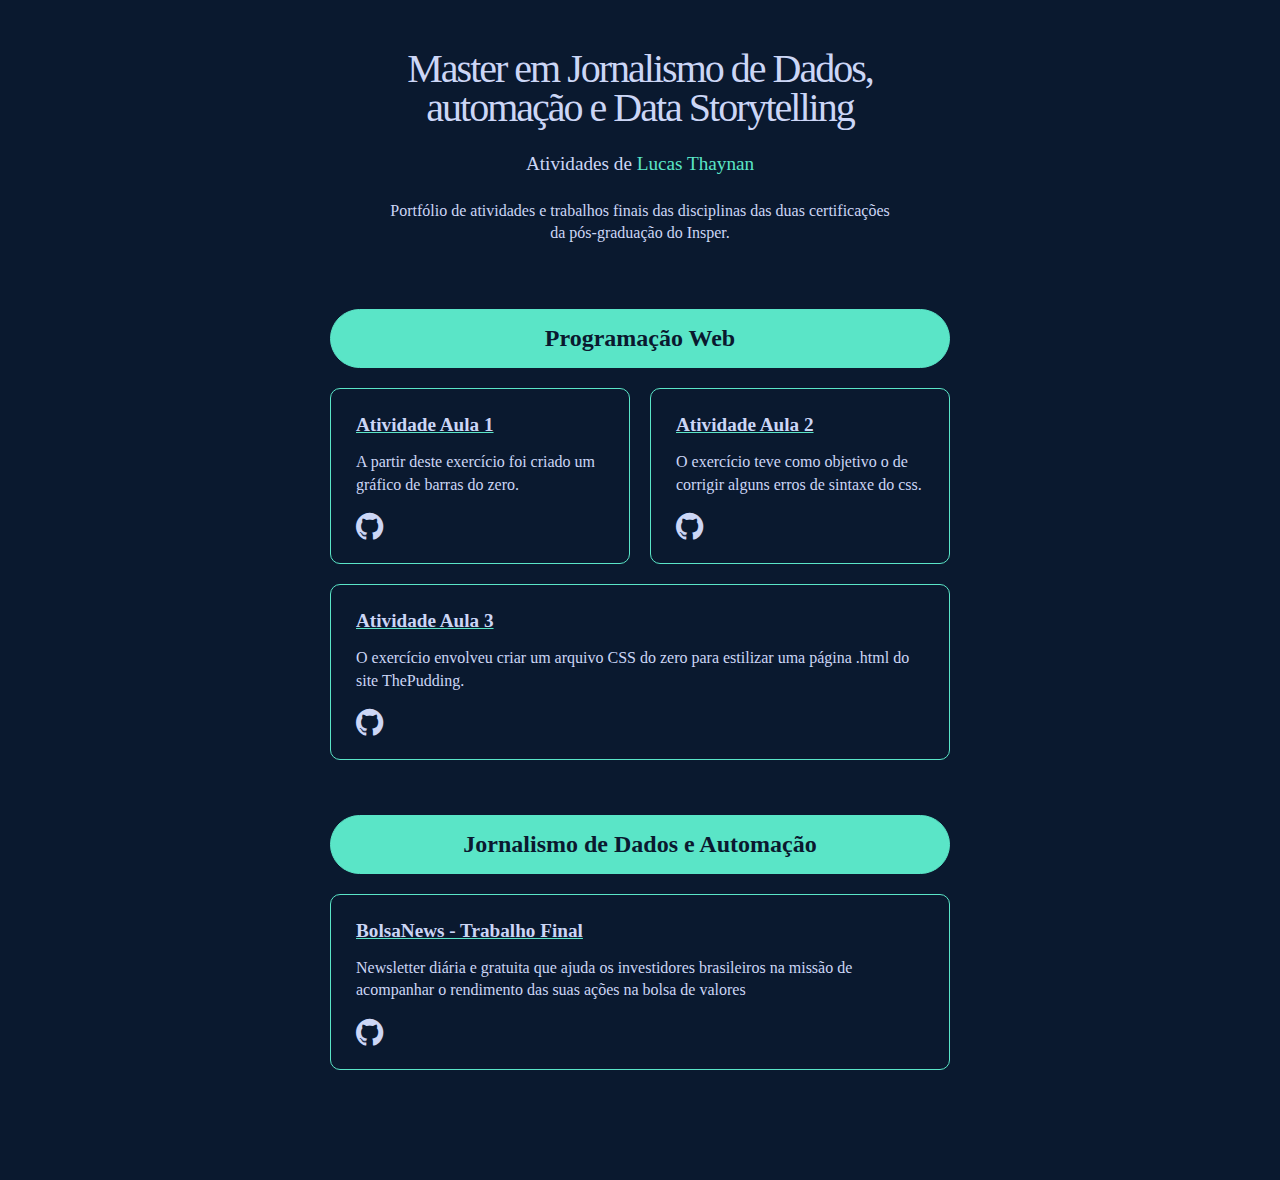
<file: index.html>
<!DOCTYPE html>
<html lang="pt-BR">
<head>
    <meta charset="UTF-8">
    <meta http-equiv="X-UA-Compatible" content="IE=edge">
    <meta name="viewport" content="width=device-width, initial-scale=1.0">
    <title>Mater Insper</title>
    <link rel="stylesheet" href="main.css">
    <link rel="stylesheet" href="https://cdnjs.cloudflare.com/ajax/libs/font-awesome/4.7.0/css/font-awesome.min.css">
</head>
<body>
    <main>
        <section class="header">            
            <h1>Master em Jornalismo de Dados, automação e Data Storytelling</h1>
            <h2>Atividades de <strong>Lucas Thaynan</strong></h2>
            <p>Portfólio de atividades e trabalhos finais das disciplinas das duas certificações da pós-graduação do Insper.</p>            
        </section>
            
        <section class="flex">
            <div class="titulo">
                <h3 class="disciplina">Programação Web</h3>
            </div>            
            <div class="item">
                <a href="programacao-web/atividade_1/index.html">Atividade Aula 1</a>
                <p>A partir deste exercício foi criado um gráfico de barras do zero.</p>
                <div class="git">
                    <a href="https://github.com/lucasthaynan/master-insper/tree/main/programacao-web/atividade_1" class="fa fa-github"></a>
                </div>
            </div>  
            <div class="item">
                <a href="programacao-web/atividade_2/index.html">Atividade Aula 2</a>
                <p>O exercício teve como objetivo o de corrigir alguns erros de sintaxe do css.</p>
                <div class="git">
                    <a href="https://github.com/lucasthaynan/master-insper/tree/main/programacao-web/atividade_2" class="fa fa-github"></a>
                </div>
            </div>  
            <div class="item">
                <a href="programacao-web/atividade_3/index.html">Atividade Aula 3</a>
                <p>O exercício envolveu criar um arquivo CSS do zero para estilizar uma página .html do site ThePudding.</p>
                <div class="git">
                    <a href="https://github.com/lucasthaynan/master-insper/tree/main/programacao-web/atividade_3" class="fa fa-github"></a>
                </div>
            </div>  
 
        </section>

        <section class="flex">
            <div class="titulo">
                <h3 class="disciplina">Jornalismo de Dados e Automação</h3>
            </div>            
            <div class="item">
                <a href="https://lucasthaynan.medium.com/bolsanews-a-melhor-amiga-dos-seus-investimentos-9f96e5f475fb">BolsaNews - Trabalho Final</a>
                <p>Newsletter diária e gratuita que ajuda os investidores brasileiros na missão de acompanhar o rendimento das suas ações na bolsa de valores</p>
                <div class="git">
                    <a href="" class="fa fa-github"></a>
                </div>
            </div>  
            
 
        </section>

    </main>
    
</body>
</html>
</file>
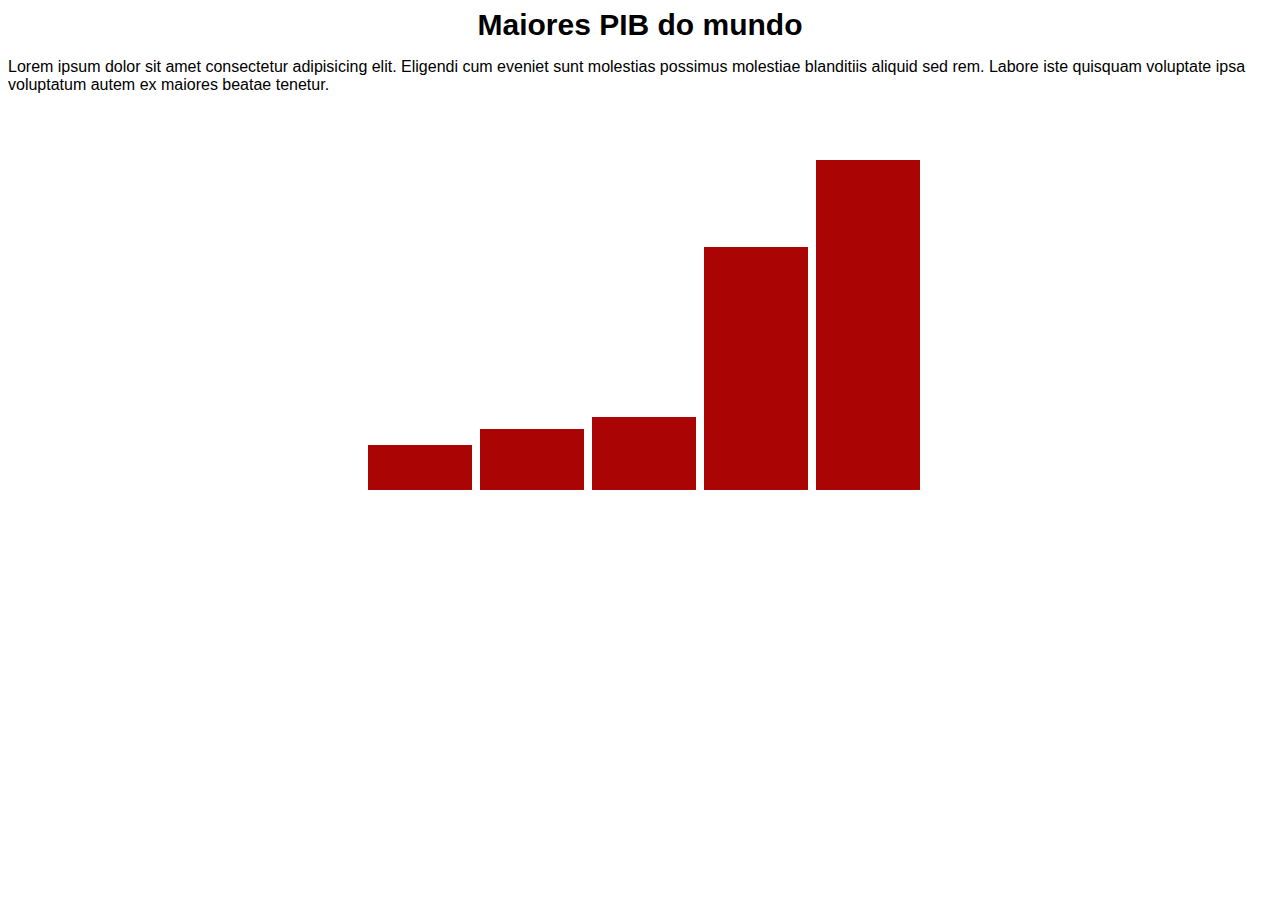
<file: programacao-web/atividade_1/index.html>
<!DOCTYPE html>
<html lang="pt-BR">

<head>
    <meta charset="UTF-8">
    <meta name="viewport" content="width=device-width, initial-scale=1.0">
    <title>Document</title>
    
    <link rel="stylesheet" href="estilo.css">
</head>

<!-- Comentário -->

<body>
    <div class="title">Maiores PIB do mundo</div>

    <p>Lorem ipsum dolor sit amet consectetur adipisicing elit. Eligendi cum eveniet sunt molestias possimus molestiae blanditiis aliquid sed rem. Labore iste quisquam voluptate ipsa voluptatum autem ex maiores beatae tenetur.</p>

    
    <div class="container">
      <div class="barra eua"></div>    
      <div class="barra china"></div>    
      <div class="barra japao"></div>   
      <div class="barra alemanha"></div>   
      <div class="barra reino-unido"></div>

    </div>
  </body>
</file>
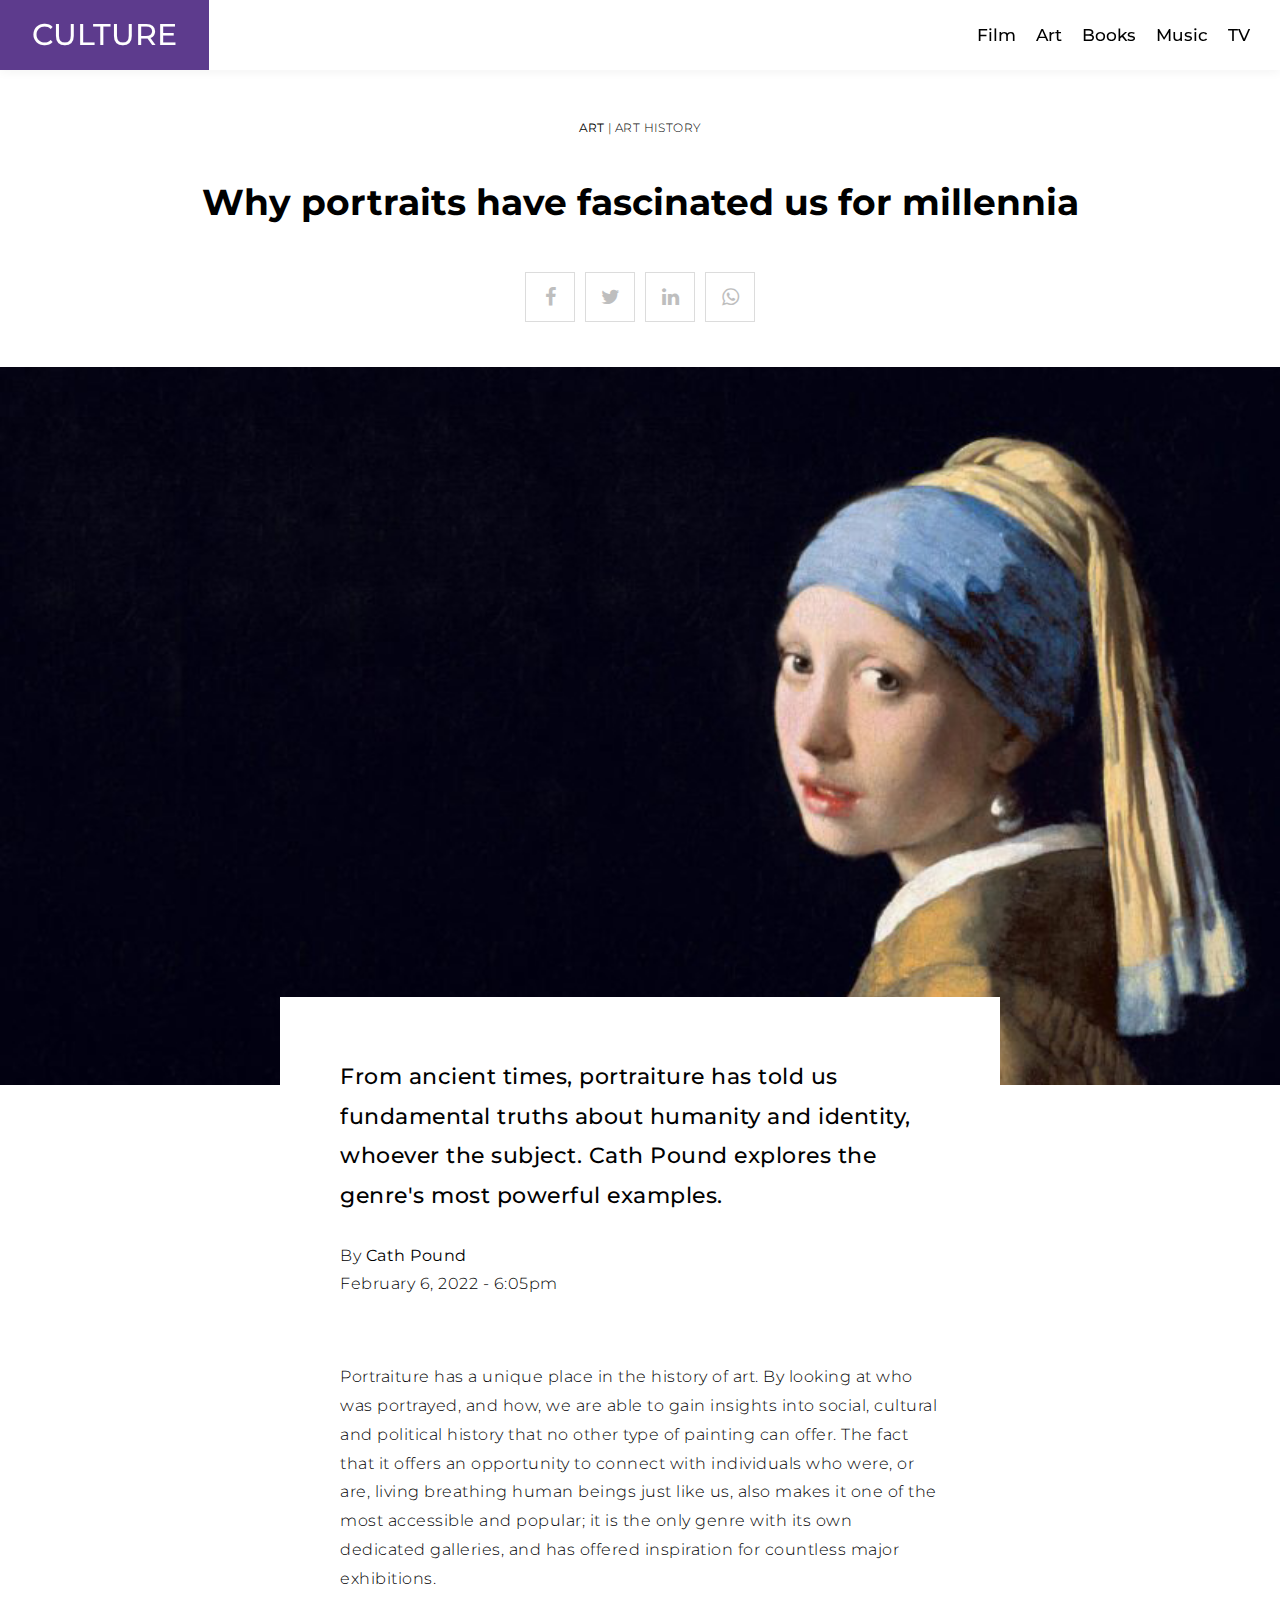
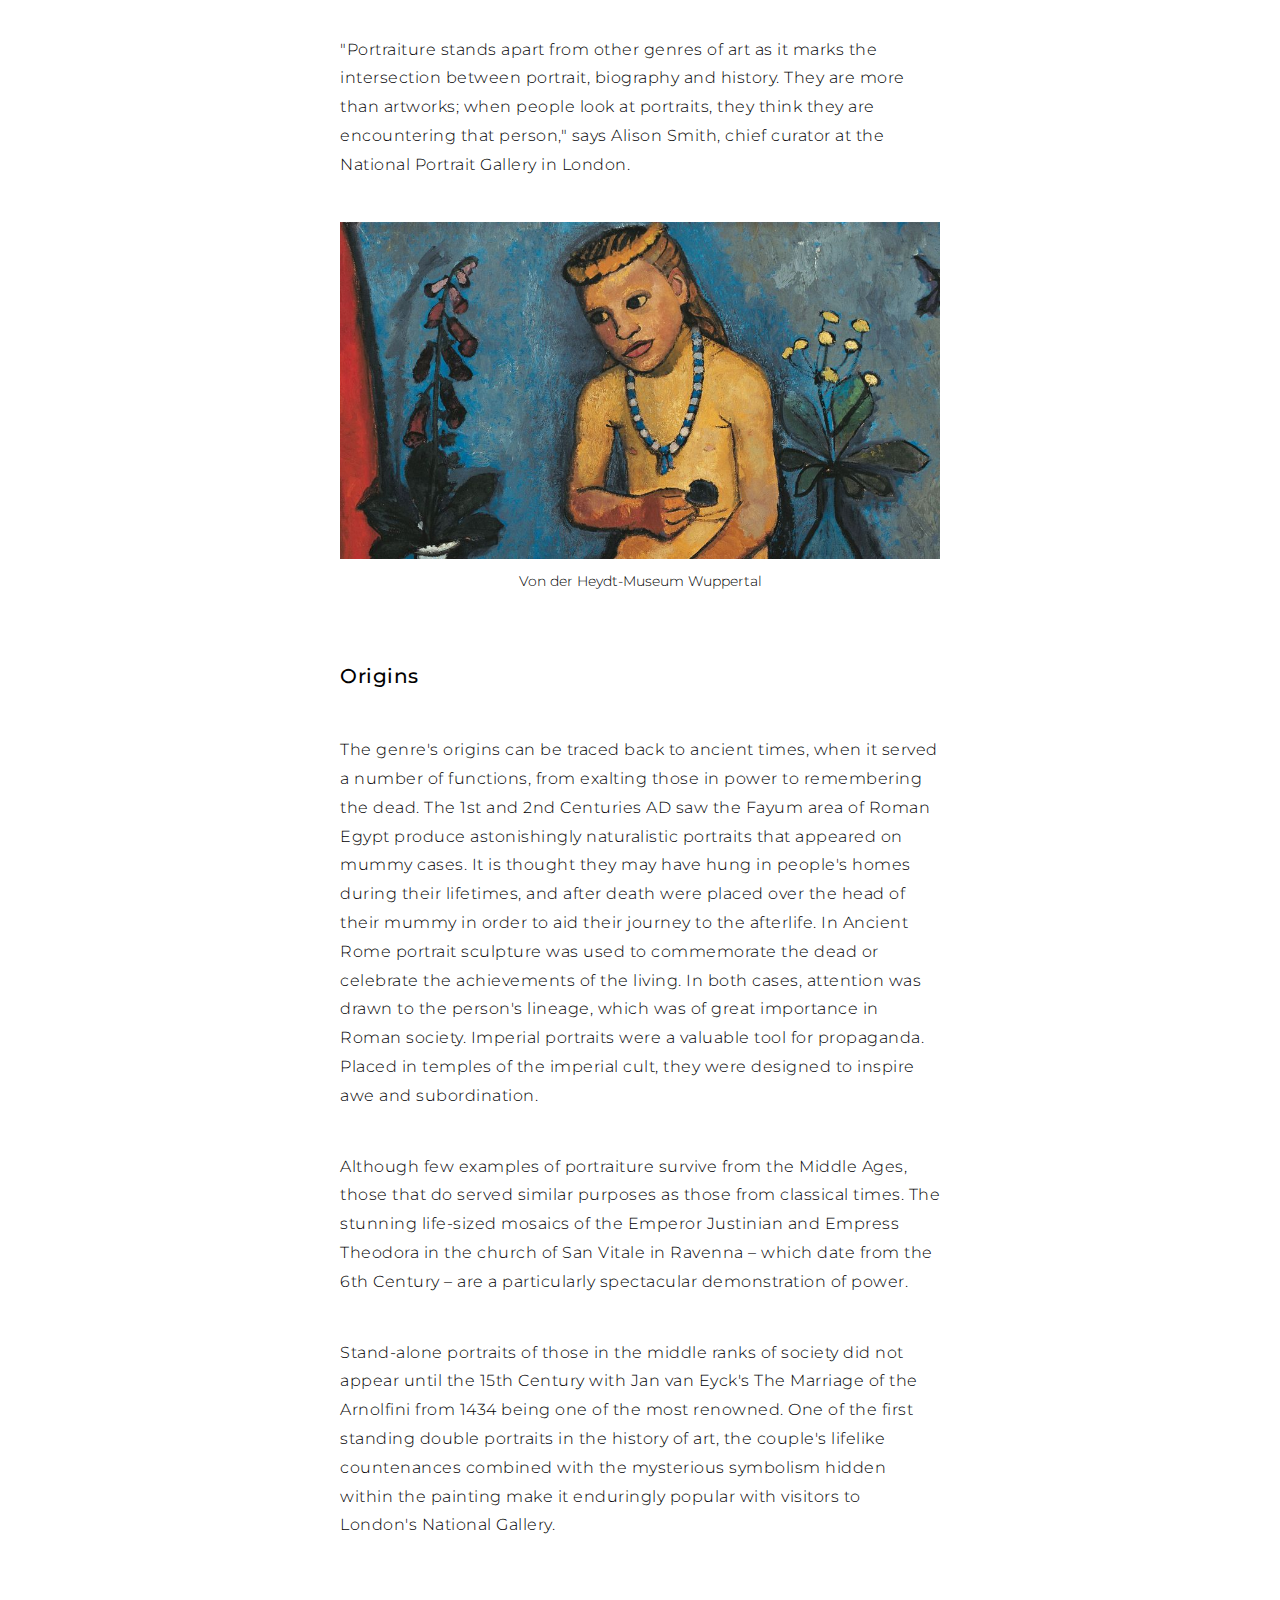
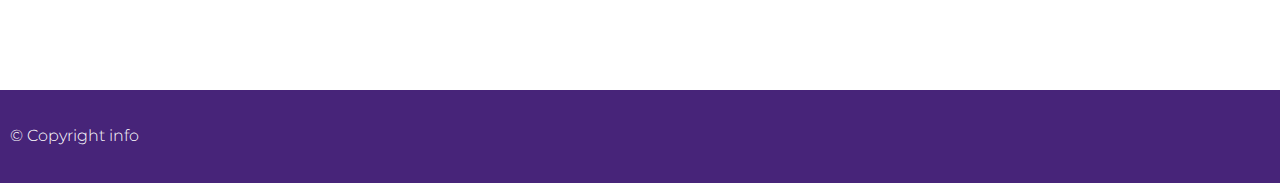
<file: programacao-web/atividade_2/index.html>
<!DOCTYPE html>
<html>

<head>
    <title>Artigo - Exercício Aula 2</title>
    <meta charset="utf-8" />
    <meta name="viewport" content="width=device-width, initial-scale=1.0">
    <link rel="stylesheet" href="main.css" />
    <!-- FontAwesome icon library -->
    <link rel="stylesheet" href="https://cdnjs.cloudflare.com/ajax/libs/font-awesome/4.7.0/css/font-awesome.min.css">
</head>

<body>
    <main class="main">
        <header class="top">
            <nav class="top-nav">
                <a class="top-brand" href="index.html" title="Home">Culture</a>
                <div class="top-links">
                    <div>Film</div>
                    <div>Art</div>
                    <div>Books</div>
                    <div>Music</div>
                    <div>TV</div>
                </div>
            </nav>
        </header>

        <article class="article">
            <div class="article-label"><b>Art</b> | Art History</div>
            <h1 class="article-title">Why portraits have fascinated us for millennia</h1>
            <section class="article-social-icons">
                <a href="#" class="fa fa-facebook"></a>
                <a href="#" class="fa fa-twitter"></a>
                <a href="#" class="fa fa-linkedin"></a>
                <a href="#" class="fa fa-whatsapp"></a>
            </section>
            <img src="assets/girl-with-a-pearl-earing-by-vermeer.jpg" class="img-opening" />
            <section class="article-body">
                <p class="lead">From ancient times, portraiture has told us fundamental truths about humanity and identity, whoever the subject. Cath Pound explores the genre's most powerful examples.</p>
                <p class="author">By <strong>Cath Pound</strong><br/><time datetime="2022-02-06 18:05">February 6, 2022 - 6:05pm</time></p>
                <p>Portraiture has a unique place in the history of art. By looking at who was portrayed, and how, we are able to gain insights into social, cultural and political history that no other type of painting can offer. The fact that it offers
                    an opportunity to connect with individuals who were, or are, living breathing human beings just like us, also makes it one of the most accessible and popular; it is the only genre with its own dedicated galleries, and has offered inspiration
                    for countless major exhibitions.</p>
                <p>"Portraiture stands apart from other genres of art as it marks the intersection between portrait, biography and history. They are more than artworks; when people look at portraits, they think they are encountering that person," says Alison
                    Smith, chief curator at the National Portrait Gallery in London.</p>

                <figure class="img-block small">
                    <img src="assets/portrait-wuppertal.jpg" />
                    <figcaption class="img-caption">Von der Heydt-Museum Wuppertal</figcaption>
                </figure>
                <h2 class="subheading">Origins</h2>
                <p>The genre's origins can be traced back to ancient times, when it served a number of functions, from exalting those in power to remembering the dead. The 1st and 2nd Centuries AD saw the Fayum area of Roman Egypt produce astonishingly naturalistic
                    portraits that appeared on mummy cases. It is thought they may have hung in people's homes during their lifetimes, and after death were placed over the head of their mummy in order to aid their journey to the afterlife. In Ancient
                    Rome portrait sculpture was used to commemorate the dead or celebrate the achievements of the living. In both cases, attention was drawn to the person's lineage, which was of great importance in Roman society. Imperial portraits were
                    a valuable tool for propaganda. Placed in temples of the imperial cult, they were designed to inspire awe and subordination.</p>
                <p>Although few examples of portraiture survive from the Middle Ages, those that do served similar purposes as those from classical times. The stunning life-sized mosaics of the Emperor Justinian and Empress Theodora in the church of San
                    Vitale in Ravenna – which date from the 6th Century – are a particularly spectacular demonstration of power.</p>
                <p>Stand-alone portraits of those in the middle ranks of society did not appear until the 15th Century with Jan van Eyck's The Marriage of the Arnolfini from 1434 being one of the most renowned. One of the first standing double portraits
                    in the history of art, the couple's lifelike countenances combined with the mysterious symbolism hidden within the painting make it enduringly popular with visitors to London's National Gallery.</p>
            </section>
        </article>
        <footer class="bottom">
            <p>© Copyright info</p>
        </footer>
    </main>
</body>

</html>
</file>
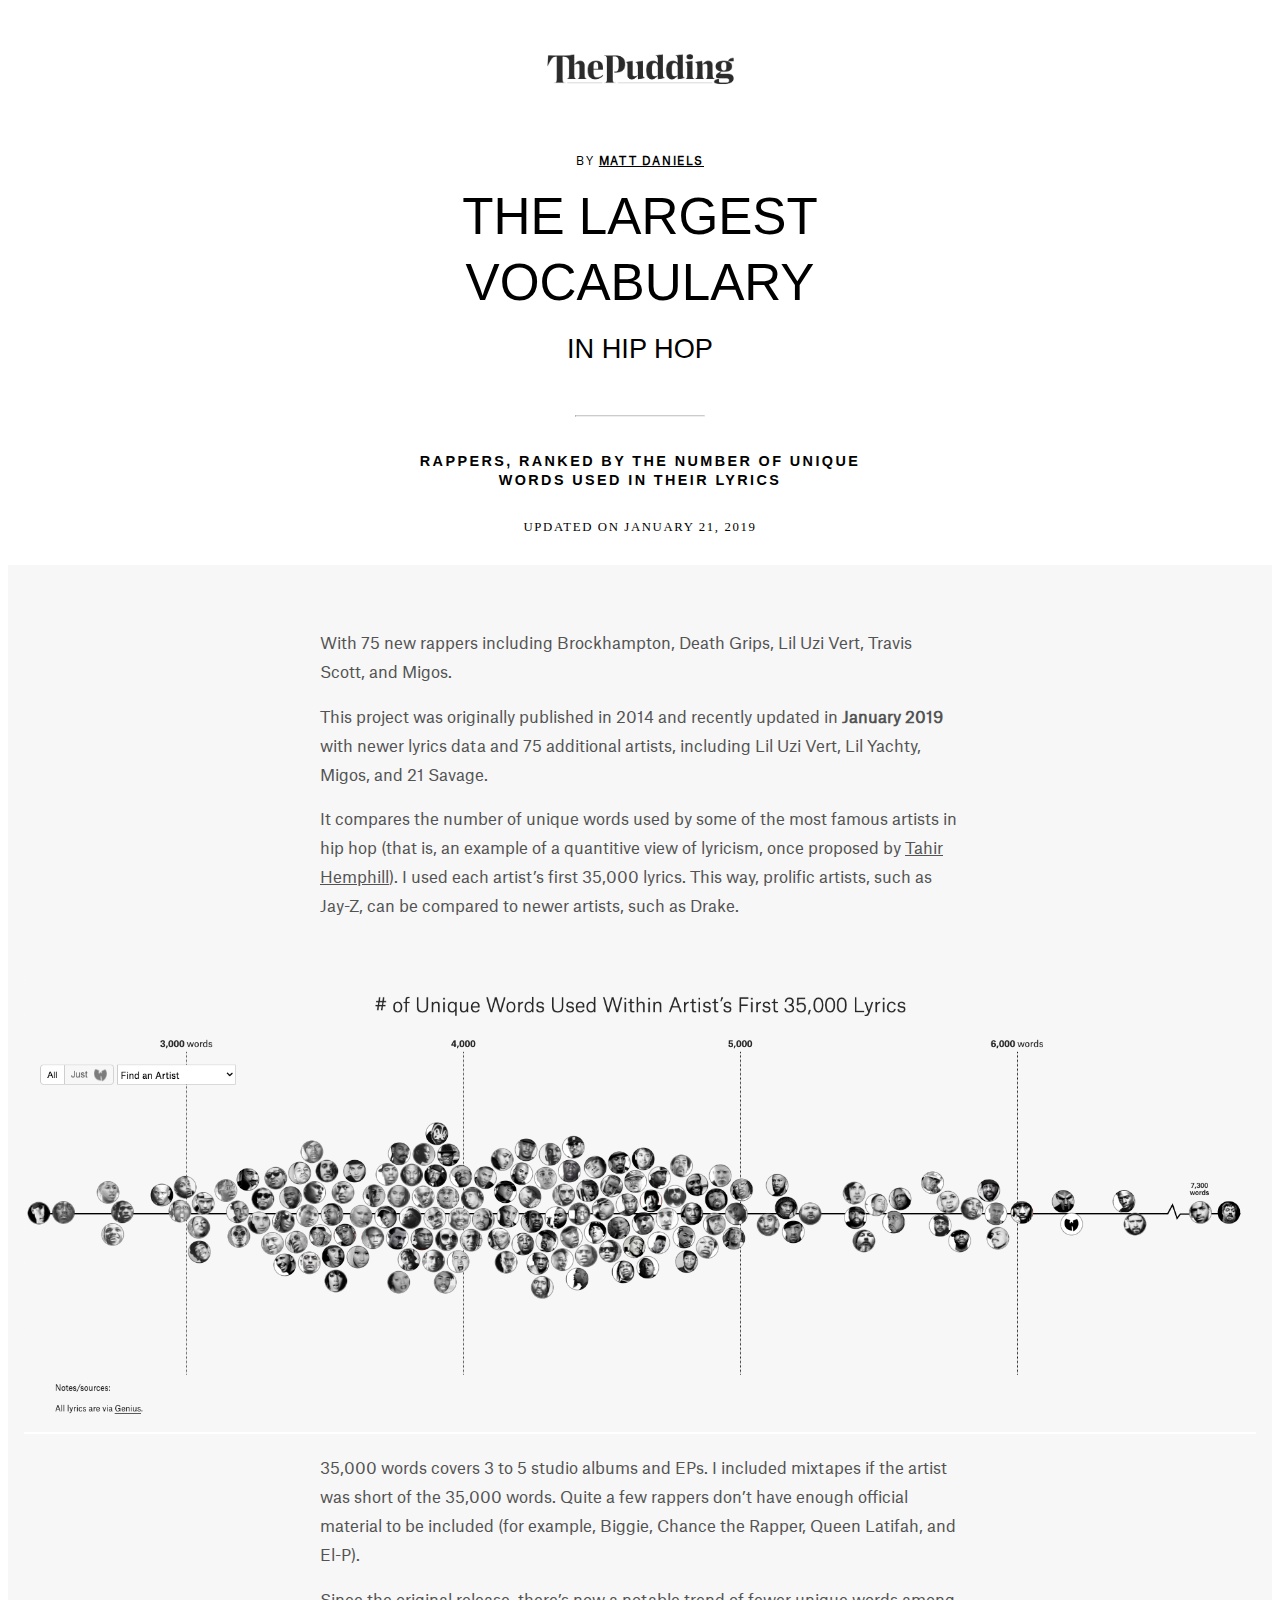
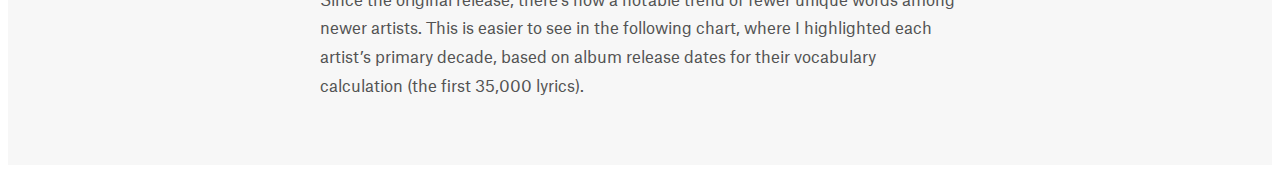
<file: programacao-web/atividade_3/index.html>
<!DOCTYPE html>
<html lang="pt-BR">
<head>
    <meta charset="UTF-8">
    <meta http-equiv="X-UA-Compatible" content="IE=edge">
    <meta name="viewport" content="width=device-width, initial-scale=1.0">
    <title>Document</title>
    <link rel="stylesheet" href="main.css">
    
</head>
<body>

    <div class="logo">
        <img src="thepuddingcover.png" alt="Logotipo ThePudding">
    </div>

    <section>
        <address class="author">By <strong>Matt Daniels</strong></address>

        <h1>The Largest Vocabulary</h1>

        <h3 class="chapeu">In Hip Hop</h3>

        <hr/>
    
        <h2 class="linhafina">Rappers, ranked by the number of unique words used in their lyrics</h2>
               

        <time class="datetime">Updated on January 21, 2019</time>
        
        <article class="corpo">
            <p>With 75 new rappers including Brockhampton, Death Grips, Lil Uzi Vert, Travis Scott, and Migos.</p>
        
            <p>This project was originally published in 2014 and recently updated in <strong>January 2019</strong> with newer lyrics data and 75 additional artists, including Lil Uzi Vert, Lil Yachty, Migos, and 21 Savage.</p>

            <p>It compares the number of unique words used by some of the most famous artists in hip hop (that is, an example of a quantitive view of lyricism, once proposed by <a href="https://tahirhemphill.com/">Tahir Hemphill</a>). I used each artist’s first 35,000 lyrics. This way, prolific artists, such as Jay-Z, can be compared to newer artists, such as Drake.</p>

            <img src="chart-pudding.png" alt="Chart">

            <p>35,000 words covers 3 to 5 studio albums and EPs. I included mixtapes if the artist was short of the 35,000 words. Quite a few rappers don’t have enough official material to be included (for example, Biggie, Chance the Rapper, Queen Latifah, and El-P).</p>

            <p>Since the original release, there’s now a notable trend of fewer unique words among newer artists. This is easier to see in the following chart, where I highlighted each artist’s primary decade, based on album release dates for their vocabulary calculation (the first 35,000 lyrics).</p>
        </article>
        

    </section>

    
    
</body>
</html>
</file>
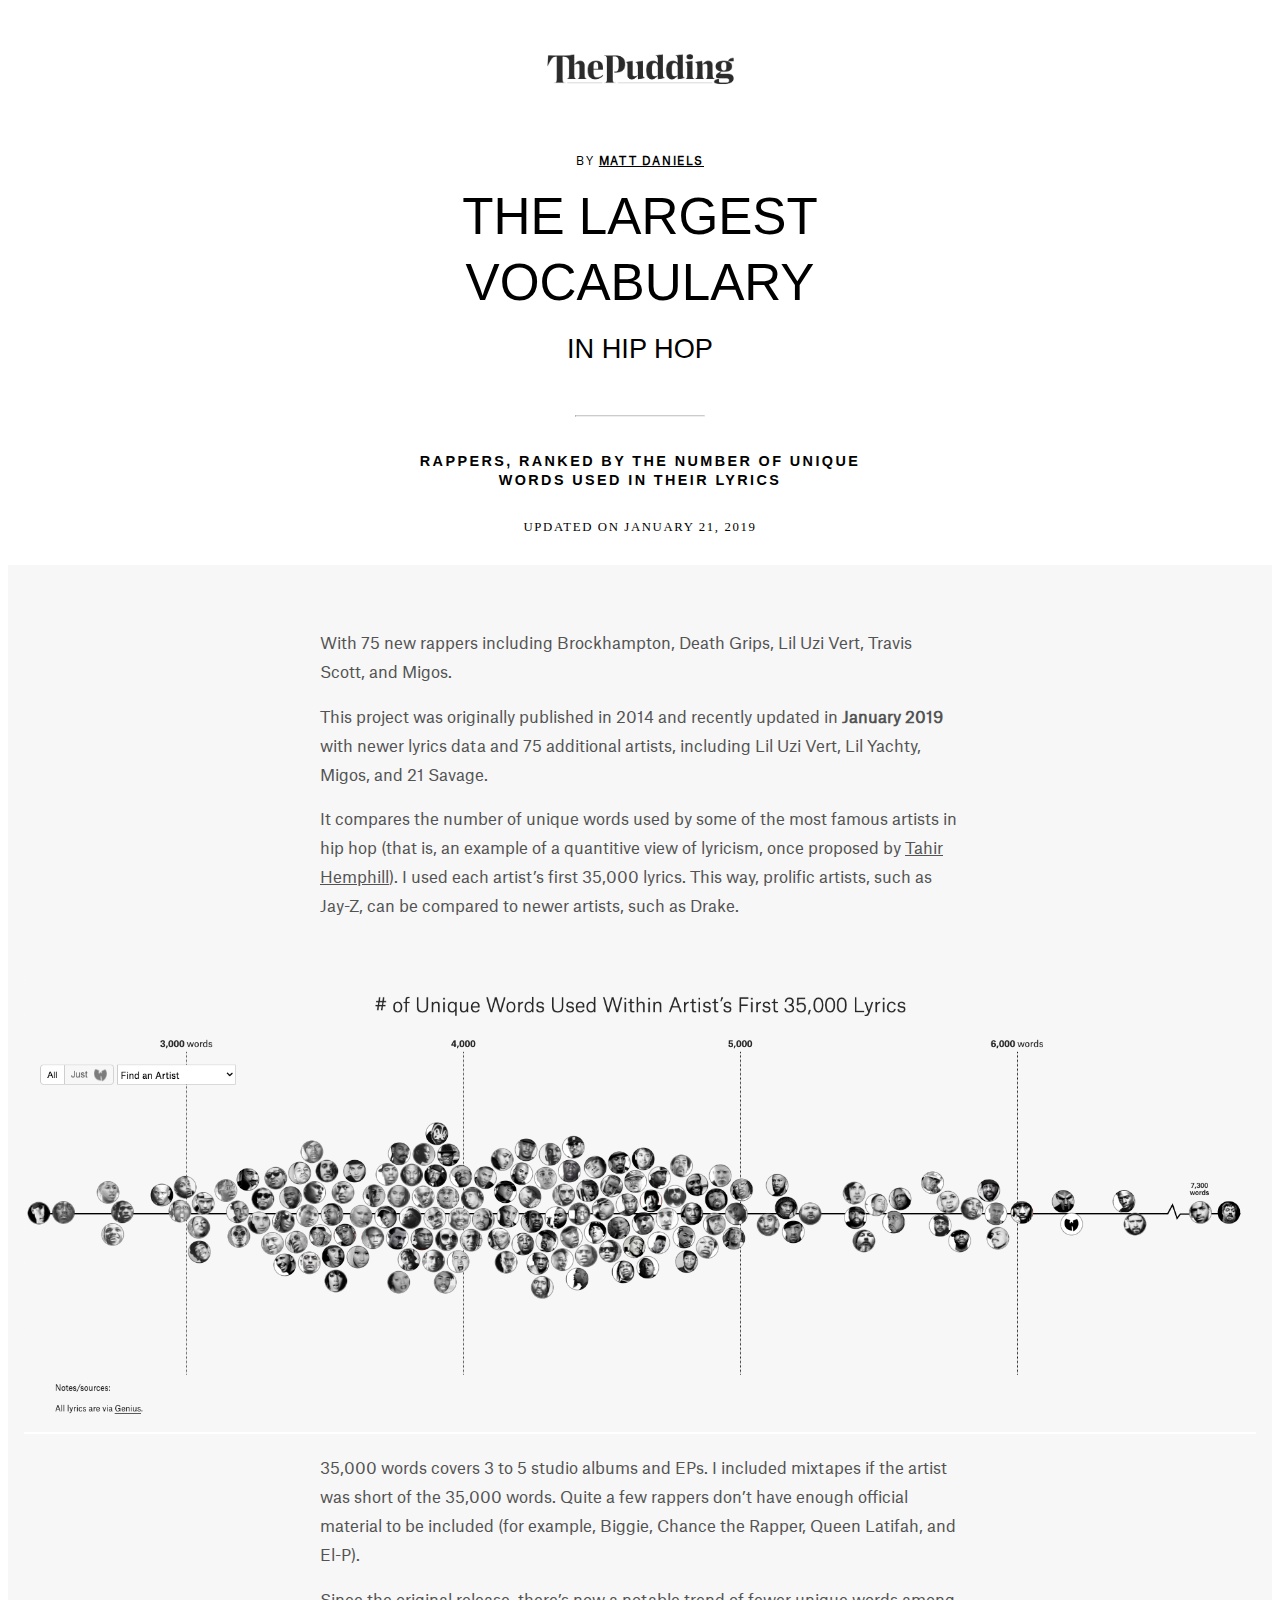
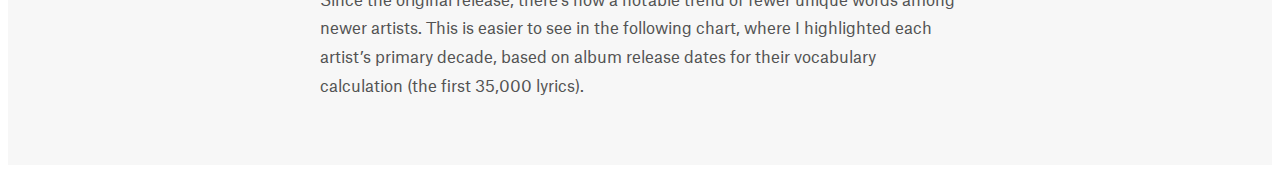
<file: programacao-web/atividade_4/aula3.html>
<!DOCTYPE html>
<html lang="pt-BR">
<head>
    <meta charset="UTF-8">
    <meta http-equiv="X-UA-Compatible" content="IE=edge">
    <meta name="viewport" content="width=device-width, initial-scale=1.0">
    <title>Document</title>
    <link rel="stylesheet" href="aula3.css">
    
</head>
<body>

    <div class="logo">
        <img src="thepuddingcover.png" alt="Logotipo ThePudding">
    </div>

    <section>
        <address class="author">By <strong>Matt Daniels</strong></address>

        <h1>The Largest Vocabulary</h1>

        <h3 class="chapeu">In Hip Hop</h3>

        <hr/>
    
        <h2 class="linhafina">Rappers, ranked by the number of unique words used in their lyrics</h2>
               

        <time class="datetime">Updated on January 21, 2019</time>
        
        <article class="corpo">
            <p>With 75 new rappers including Brockhampton, Death Grips, Lil Uzi Vert, Travis Scott, and Migos.</p>
        
            <p>This project was originally published in 2014 and recently updated in <strong>January 2019</strong> with newer lyrics data and 75 additional artists, including Lil Uzi Vert, Lil Yachty, Migos, and 21 Savage.</p>

            <p>It compares the number of unique words used by some of the most famous artists in hip hop (that is, an example of a quantitive view of lyricism, once proposed by <a href="https://tahirhemphill.com/">Tahir Hemphill</a>). I used each artist’s first 35,000 lyrics. This way, prolific artists, such as Jay-Z, can be compared to newer artists, such as Drake.</p>

            <img src="chart-pudding.png" alt="Chart">

            <p>35,000 words covers 3 to 5 studio albums and EPs. I included mixtapes if the artist was short of the 35,000 words. Quite a few rappers don’t have enough official material to be included (for example, Biggie, Chance the Rapper, Queen Latifah, and El-P).</p>

            <p>Since the original release, there’s now a notable trend of fewer unique words among newer artists. This is easier to see in the following chart, where I highlighted each artist’s primary decade, based on album release dates for their vocabulary calculation (the first 35,000 lyrics).</p>
        </article>
        

    </section>

    
    
</body>
</html>
</file>
<file: main.css>
* {
    margin: 0;
    padding: 0;
    text-decoration: none;
    box-sizing: border-box; /* Limitar tamanho de todas as caixas contando padding e margin */
}

:root {
    --background-color: #0A192F;
    --color-font-light-green: #5AE5C7;
    --color-font-light-blue: #CCD6F6;
    --main-column-max: 1280px;
    --article-column-max: 500px;
}

main {
    background-color: var(--background-color);
    padding-bottom: 100px;
    padding-left: 15px;
    padding-right: 15px;
}

section.header {
    max-width: 35rem;
    margin: 0rem auto; /* Centralizar container */
    width: var(-main-column-max);
     /* height: 100vh; preencher a altura da tela */   
    padding: 50px 10px 0px 10px;
}

hr {
    margin-bottom: 30px;
}

::selection {
    /* ajusta a cor do texto selecionado */
    color: var(--background-color);
    background: var(--color-font-light-green);
  }

::-moz-selection { /* Code for Firefox */
    /* ajusta a cor do texto selecionado */
    color: var(--background-color);
    background: var(--color-font-light-green);
  }

h1 {
    font-family: 'Roboto', normal;
    font-weight: 500;
    color: var(--color-font-light-blue);
    letter-spacing: -0.05em;
    font-size: 2.5rem;
    line-height: 97.69%;
    text-align: center;   

}
strong {
    color: var(--color-font-light-green);
    font-family: 600;
}

h3 {
    font-family: 'Roboto', normal;
    font-weight: 600;
    color: var(--color-font-light-green); 
    font-size: 2.8rem;
    text-align: center;
    
    
}

p {
    font-family: 'Roboto', normal;
    font-weight: 300;
    color: var(--color-font-light-blue);
    font-size: 1rem;
    max-width: var(--main-column-max);
    line-height: 1.4rem;
    margin-bottom: 20px;    
}

.item p {
    margin-left: 10px;
    margin-top: 5px;
}

h2 {
    font-family: 'Roboto', normal;
    font-weight: 200;
    color: var(--color-font-light-blue);
    font-size: 1.2rem;
    line-height: 2rem;
    margin: 20px auto;
    text-align: center;
}

section.header p {
    text-align: center;
    margin: 20px;
}

h4 {
    margin-left: 50px;    
    font-family: 'Roboto', normal;
    font-weight: 600;
    color: var(--color-font-light-green); 
    font-size: 2rem;
    margin-bottom: 15px;
}

a {
    font-family: 'Roboto', normal;
    font-weight: 600;
    color: var(--color-font-light-blue);
    font-size: 1.2rem;
    line-height: 2rem;
    text-decoration: underline var(--color-font-light-green);
    display: block;
    max-width: 100%;
    padding: 5px;
    padding-left: 10px;
}

a:hover {
    background-color: var(--color-font-light-green);
    color: var(--background-color);
    transition:all 0.2s ease;
    padding: 5px;
    padding-left: 10px;
    border-radius: 30px;
}

.git a {
    color: var(--color-font-light-blue);
    text-decoration: none;
    font-size: 2rem;
    margin-top: -10px;  
}

.git a:hover {
    text-decoration: none;
    color: var(--color-font-light-green);
    transition:all 0.2s ease;  
    background-color: transparent;     
}



div.titulo {
    background-color: var(--color-font-light-green);
    padding: 15px 10px 3px 10px;
    border-radius: 30px;
    margin: 20px auto;
}

.flex div.titulo {
    margin-top: 45px;
}

.disciplina {
    font-family: 'Roboto', normal;
    font-weight: 600;
    color: var(--background-color); 
    font-size: 1.5rem;
    text-align: center;       
}

.item {    
    max-width: 100%;  
    
}

section.flex {
    max-width: 40rem;
    margin: 0rem auto; /* Centralizar container */
    width: var(-main-column-max);
    display: flex;
    flex-wrap: wrap;
    
}



.flex > div {
    flex: 1 1 300px;
    margin: 10px;
    border: 1px solid var(--color-font-light-green);
    padding: 15px;
    border-radius: 10px;  
    
}

section.flex > .titulo {
    flex-basis: 100%;
    border-radius: 1000px;
    padding-bottom: -15px;
}
</file>
<file: programacao-web/atividade_1/estilo.css>
body{
    background-color: #fff;
    font-family: Helvetica, Arial, sans serif;
  }
  *{
    box-sizing: border-box;
  }

  .container{
    background-color: #fff;
    width: 600px;
    height: 400px;
    margin: auto; 
    padding: 20px;
    display: flex;
    transform: rotate(180deg); 
    
  }
  .barra{
    height: calc((100% - 15px)/5);
    width: 100%;
    padding: 10px;
    color: #fff;
    margin-right: 8px;
    background-color: #aa0404;
  }

  .title{
    text-align: center;
    font-size: 30px;
    font-weight: bold;

  }
  .barra.eua{
    height: 91.76%;
  }
  .barra.china{
    height: 67.44%;
  }
  .barra.japao{
    height: 20.40%;
  }
  .barra.alemanha{
    height: 16.92%;
  }
  .barra.reino-unido{
    height: 12.44%;
  }
</file>
<file: programacao-web/atividade_2/main.css>
/***********************
** EXERCÍCIO - AULA 2 **

1. (iniciar em sala) O arquivo html foi escrito sem preocupação com a semântica das tags, o que prejudica a acessibilidade e a distribuição da página. Observem as tags de cada elemento da página, e substituam as divs pelos elementos que identifiquem o tipo de conteúdo. Para isso, consultem a página: https://developer.mozilla.org/en-US/docs/Web/HTML/Element 
2. (continuar em casa) Existem alguns erros de sintaxe propositais no arquivo css. Encontre os erros que causaram os comportamentos a seguir, e corrija o css para obter o resultado esperado. O objetivo não é criar classes de css, mas corrigir pequenos defeitos na sintaxe das classes já existentes no css. Vejam as imagens na pasta "referencias" (os itens referentes a mouse-over não aparecem entre as diferenças)
2a. Os ícones de redes sociais deveriam ter um destaque ao passar o mouse sobre eles, ficando um pouco mais escuros
2b. A fonte da linha-fina ("From ancient times...") deveria ter um peso um pouco maior
2c. O subtítulo "Origins" deveria ter fonte maior e com mais peso
2d. O bloco de imagem deveria ter a largura da coluna de texto, e a legenda da imagem, um tamanho menor
2e. No cabeçalho, o logo "Culture" deveria mudar levemente de cor ao passar o mouse sobre o item

Salvem o projeto em um reposítório pessoal e enviem ao Github. No Blackboard, enviem o link para o repositório, juntamente com um parágrafo de auto-avaliação do exercício (houve dificuldades? Tempo necessário foi adequado? Alguma parte requer explicação maior?)

OPCIONAL - SEM ENTREGA
Será postado até sexta-feira um vídeo com a montagem do css dessa página a partir do zero. Acompanhem e reproduzam o código do vídeo para aprender mais sobre folhas de estilo em CSS.
***********************/

@import url('https://fonts.googleapis.com/css2?family=Montserrat:wght@300;500;700&display=swap');
:root {
    --theme-color: #472479;
    --text-color: #000;
    --font-weight-lead: 500;
    --main-column-max: 1280px;
    --article-column-max: 720px;
}

html,
body {
    font-family: 'Montserrat', Helvetica, Arial, sans-serif;
    font-size: 10px;
    font-weight: 300;
    line-height: 1.8;
    width: 100%;
    height: 100%;
    margin: 0;
}

* {
    box-sizing: border-box;
}

p {
    font-size: 1.6rem;
    padding: 0 6rem;
    display: block;
    width: 100%;
}

a {
    text-decoration: none;
    color: var(--theme-color);
}

.top {
    width: 100%;
    margin: 0 auto;
    display: flex;
    flex-direction: row;
    justify-content: center;
    position: fixed;
    background-color: #fff;
    box-shadow: 0 2px 10px rgba(0, 0, 0, 0.05);
    font-size: 1.7rem;
    z-index: 10;
}

.top-nav {
    width: 100%;
    max-width: var(--main-column-max);
    display: flex;
    flex-direction: row;
    justify-self: flex-end;
    justify-content: flex-start;
}

.top-brand {
    background-color: #472479;
    font-size: 3rem;
    line-height: 3rem;
    text-transform: uppercase;
    text-decoration: none;
    font-weight: 500;
    color: #fff;
    padding: 2rem 3.2rem;
}

.top-brand:hover {
    background-color: #5d3b8d;
}

.top-links {
    margin-left: auto;
    align-self: center;
    display: flex;
    flex-direction: row;
    padding: 0 2rem;
}

.top-links div {
    padding: 10px;
    font-weight: 500;
}

.main {
    width: 100%;
    height: 100%;
    display: flex;
    flex-direction: column;
    justify-content: flex-start;
    margin: 0;
}

.article {
    margin: 12rem 0 10rem 0;
}

.article-label,
.article-title,
.article-author,
.article-social-icons {
    max-width: var(--main-column-max);
    font-weight: 300;
    line-height: 1.4;
    text-align: center;
    margin: 0 auto 4rem auto;
    padding: 0 2rem;
}

.article-title {
    font-size: 3.6rem;
    font-weight: bold;
}

.article-label {
    font-size: 1.2rem;
    text-transform: uppercase;
    letter-spacing: 0.04rem;
}

.article-social-icons {
    display: flex;
    justify-content: center;
}

.article-social-icons a {
    font-size: 2rem;
    width: 5rem;
    height: 5rem;
    text-decoration: none;
    color: rgba(190, 190, 190, 1);
    border: 1px solid rgba(220, 220, 220, 1);
    display: inline-flex;
    justify-content: center;
    align-items: center;
    margin: 0.5rem;
}

.article-social-icons a:hover {
    font-size: 2rem;
    text-decoration: none;
    color: #240d44;
    background-color: #4824792a;
    border: 1px solid #472479;
}

img.img-opening {
    display: block;
    width: 100%;
    height: auto;
    margin: 0 auto -16rem auto;
    z-index: 0;
}

.img-block {
    display: block;
    width: 100%;
    max-width: var(--article-column-max);
    height: auto;
    margin: 3.2rem auto;
    padding: 0 6rem;
}

.img-block.small img {
    display: block;
    width: 100%;
    height: auto;
    margin: 0;
}

.img-block.small .img-caption {
    display: block;
    width: 100%;
    height: auto;
    margin: 1rem 0 0 0;
    font-size: 1.4rem;
    text-align: center;
}

.article-body {
    max-width: var(--main-column-max);
    margin: 4rem auto;
    display: flex;
    flex-direction: column;
    font-size: 1.8rem;
    z-index: 1;
}

.article-body p, h2 {
    width: 100%;
    max-width: var(--article-column-max);
    margin: 3.2rem auto 1rem auto;
    font-weight: 300;
    font-size: 1.6rem;
    letter-spacing: 0.05rem;
    padding: 0 6rem;
}

.article-body p.lead {
    font-size: 2.2rem;
    font-weight: var(--font-weight-lead);
    color: var(--font-color);
    background-color: #fff;
    padding: 6rem 6rem 1.6rem 6rem;
}

.article-body p.author {
    text-align: left;
    font-weight: 300;
    padding: 0 6rem;
    margin: 0 auto 3.2rem auto;
}

h2.subheading {
    font-weight: 500;
    font-size: 2rem;
}

.side-info {
    margin: 3.2rem 0 -3.2rem auto;
    float: right;
    width: 100%;
    max-width: 280px;
    height: 0;
    overflow: visible;
    background: #fff;
}

.side-info .item {
    margin: 1.6rem 0;
    font-size: 1.4rem;
    font-weight: 500;
}

.side-info .item a {
    color: var(--theme-color);
}

.bottom {
    padding: 3.2rem 0;
    background: var(--theme-color);
    color: #fff;
}

.bottom p {
    max-width: var(--main-column-max);
    margin: 0 auto;
    padding: 0 1rem;
}
</file>
<file: programacao-web/atividade_3/main.css>
@font-face {
    font-family: "Atlas Grotesk Web Regular"; 
    src: url("./font-atlas.woff2") format("woff2"); 
}

:root {
    --color-text-article: rgb(83, 83, 83);
    --color-background-article: #F7F7F7;
}

div.logo {
    max-width: 13rem;
    display: block;
    margin-left: auto;
    margin-right: auto;
    margin-top: 40px;
    margin-bottom: 55px;
}


h1 {
    text-align: center;
    font-size: 3.2rem;
    width: 35rem;
    margin: 1rem auto;
    font-family: arial;
    text-transform: uppercase;
    font-weight: 100;
    line-height: 1.3em;
}

hr {
    display: block;  
    border-top: 1px solid #ccc;
    max-width: 8rem;
    margin-top: 50px;
    margin-bottom: 35px;

}

h2, h3 {
    max-width: 35rem;
    margin: 1rem auto;
    font-family: arial, Helvetica;
    
}
h2.linhafina {
    max-width: 30rem;
    font-size: 0.9rem;
    text-transform: uppercase;
    letter-spacing: 0.15rem;
    font-weight: 600;
    line-height: 1.2rem;
}

time.datetime {
    display:block;
    text-align: center;    
    font-size: 0.8rem;
    text-transform: uppercase;
    font-weight: 100; 
    letter-spacing: 0.1rem;
    margin-top: 30px;
    margin-bottom: 30px;
}

h3.chapeu {
    font-size: 1.7rem;
    text-transform: uppercase;
    font-weight: 100; 
}

a {
    color: var(--color-text-article);    
}

p{
    max-width: 40rem;
    margin: 1rem auto;
    font-size: 1rem;
    font-family: Arial, Helvetica, sans-serif;
    font-style: inherit;
    line-height: 1.5rem;
    font-family: 'Atlas Grotesk Web Regular';
    line-height: 1.8rem;
    color: var(--color-text-article);
}

article.corpo p:last-child { /*selecionar último parágrafo*/
    padding-bottom: 2rem;
}

article.corpo p:nth-child(3) { /*selecionar terceito parágrafo*/
    padding-bottom: 2rem;
}

address.author {
    text-align: center;
    font-size: 0.7rem;
    text-transform: uppercase;
    letter-spacing: 0.1rem;
    font-family: 'Atlas Grotesk Web Regular';
    font-style: normal;  
}


address.author strong {
    text-decoration: underline;
    color: black;
}

img {
    width: 100%;
}



article.corpo {
    background-color: var(--color-background-article);
    padding: 1rem;
    padding-top: 3rem;
}



.chapeu, .linhafina {
    text-align: center;
}
</file>
<file: programacao-web/atividade_4/aula3.css>
@font-face {
    font-family: "Atlas Grotesk Web Regular"; 
    src: url("./font-atlas.woff2") format("woff2"); 
}

:root {
    --color-text-article: rgb(83, 83, 83);
    --color-background-article: #F7F7F7;
}

div.logo {
    max-width: 13rem;
    display: block;
    margin-left: auto;
    margin-right: auto;
    margin-top: 40px;
    margin-bottom: 55px;
}


h1 {
    text-align: center;
    font-size: 3.2rem;
    width: 35rem;
    margin: 1rem auto;
    font-family: arial;
    text-transform: uppercase;
    font-weight: 100;
    line-height: 1.3em;
}

hr {
    display: block;  
    border-top: 1px solid #ccc;
    max-width: 8rem;
    margin-top: 50px;
    margin-bottom: 35px;

}

h2, h3 {
    max-width: 35rem;
    margin: 1rem auto;
    font-family: arial, Helvetica;
    
}
h2.linhafina {
    max-width: 30rem;
    font-size: 0.9rem;
    text-transform: uppercase;
    letter-spacing: 0.15rem;
    font-weight: 600;
    line-height: 1.2rem;
}

time.datetime {
    display:block;
    text-align: center;    
    font-size: 0.8rem;
    text-transform: uppercase;
    font-weight: 100; 
    letter-spacing: 0.1rem;
    margin-top: 30px;
    margin-bottom: 30px;
}

h3.chapeu {
    font-size: 1.7rem;
    text-transform: uppercase;
    font-weight: 100; 
}

a {
    color: var(--color-text-article);    
}

p{
    max-width: 40rem;
    margin: 1rem auto;
    font-size: 1rem;
    font-family: Arial, Helvetica, sans-serif;
    font-style: inherit;
    line-height: 1.5rem;
    font-family: 'Atlas Grotesk Web Regular';
    line-height: 1.8rem;
    color: var(--color-text-article);
}

article.corpo p:last-child { /*selecionar último parágrafo*/
    padding-bottom: 2rem;
}

article.corpo p:nth-child(3) { /*selecionar terceito parágrafo*/
    padding-bottom: 2rem;
}

address.author {
    text-align: center;
    font-size: 0.7rem;
    text-transform: uppercase;
    letter-spacing: 0.1rem;
    font-family: 'Atlas Grotesk Web Regular';
    font-style: normal;  
}


address.author strong {
    text-decoration: underline;
    color: black;
}

img {
    width: 100%;
}



article.corpo {
    background-color: var(--color-background-article);
    padding: 1rem;
    padding-top: 3rem;
}



.chapeu, .linhafina {
    text-align: center;
}
</file>
